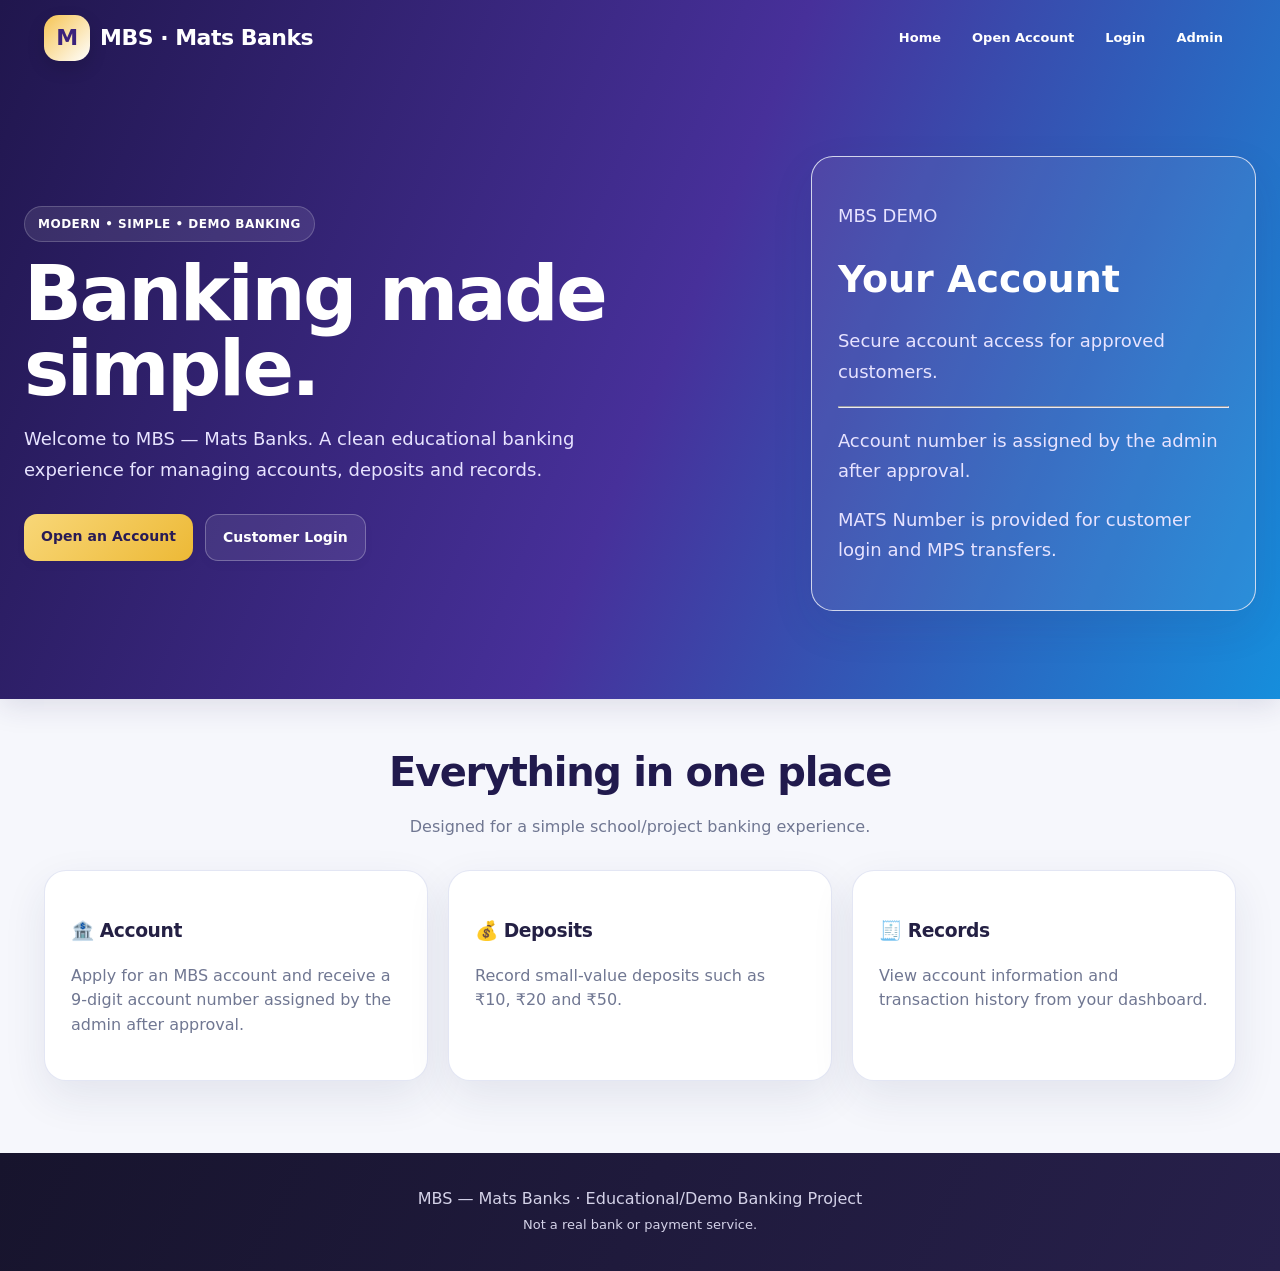
<file: index.html>
<!doctype html><html><head><meta charset="utf-8"><meta name="viewport" content="width=device-width,initial-scale=1"><title>MBS — Mats Banks</title><link rel="stylesheet" href="style.css"></head><body>
<header class="top"><nav class="nav"><a class="brand" href="index.html"><span class="logo">M</span>MBS · Mats Banks</a><div class="navlinks"><a href="index.html">Home</a><a href="open-account.html">Open Account</a><a href="login.html">Login</a><a href="admin.html">Admin</a></div></nav>
<section class="hero"><div class="hero-grid"><div><span class="badge">Modern • Simple • Demo Banking</span><h1>Banking made simple.</h1><p>Welcome to MBS — Mats Banks. A clean educational banking experience for managing accounts, deposits and records.</p><div class="buttons"><a class="btn primary" href="open-account.html">Open an Account</a><a class="btn secondary" href="login.html">Customer Login</a></div></div><div class="card hero-card"><p class="small">MBS DEMO</p><div class="big">Your Account</div><p>Secure account access for approved customers.</p><hr><p>Account number is assigned by the admin after approval.</p><p>MATS Number is provided for customer login and MPS transfers.</p></div></div></section></header>
<main class="container"><div class="section-title"><h2>Everything in one place</h2><p class="muted">Designed for a simple school/project banking experience.</p></div><div class="grid"><div class="card"><h3>🏦 Account</h3><p class="muted">Apply for an MBS account and receive a 9-digit account number assigned by the admin after approval.</p></div><div class="card"><h3>💰 Deposits</h3><p class="muted">Record small-value deposits such as ₹10, ₹20 and ₹50.</p></div><div class="card"><h3>🧾 Records</h3><p class="muted">View account information and transaction history from your dashboard.</p></div></div></main>
<footer class="footer">MBS — Mats Banks · Educational/Demo Banking Project<br><span class="small">Not a real bank or payment service.</span></footer></body></html>
</file>
<file: style.css>
*{box-sizing:border-box}body{margin:0;font-family:Inter,Arial,sans-serif;background:#f5f7ff;color:#182033}a{text-decoration:none;color:inherit}.top{background:linear-gradient(135deg,#321b72,#5131a3 55%,#2399e8);color:#fff}.nav{max-width:1180px;margin:auto;padding:18px 20px;display:flex;align-items:center;justify-content:space-between;gap:20px}.brand{display:flex;align-items:center;gap:10px;font-weight:900;font-size:22px}.logo{width:44px;height:44px;border-radius:14px;background:linear-gradient(135deg,#f6c453,#fff);color:#3b227c;display:grid;place-items:center;font-weight:900;box-shadow:0 8px 25px #0003}.navlinks{display:flex;gap:18px;align-items:center}.navlinks a{padding:9px 12px;border-radius:10px}.navlinks a:hover{background:#ffffff20}.container{max-width:1180px;margin:auto;padding:30px 20px}.hero{padding:75px 20px 90px}.hero-grid{max-width:1180px;margin:auto;display:grid;grid-template-columns:1.25fr .75fr;gap:45px;align-items:center}.hero h1{font-size:clamp(42px,7vw,76px);line-height:.98;margin:15px 0}.hero p{font-size:18px;line-height:1.7;color:#e7e3ff}.badge{display:inline-block;background:#ffffff18;border:1px solid #ffffff30;padding:8px 13px;border-radius:99px}.buttons{display:flex;gap:12px;flex-wrap:wrap;margin-top:28px}.btn{border:0;border-radius:12px;padding:13px 18px;font-weight:800;cursor:pointer;display:inline-block}.primary{background:#f4c64f;color:#271653}.secondary{background:#ffffff18;color:#fff;border:1px solid #ffffff45}.card{background:#fff;border:1px solid #e5e8f2;border-radius:20px;padding:24px;box-shadow:0 10px 35px #24315b12}.hero-card{background:#ffffff12;border:1px solid #ffffff25;color:#fff}.hero-card .big{font-size:38px;font-weight:900}.grid{display:grid;grid-template-columns:repeat(3,1fr);gap:20px}.section-title{text-align:center;margin:15px 0 30px}.section-title h2{font-size:34px;margin:0 0 8px}.muted{color:#687089}.form{max-width:780px;margin:auto}.field{margin:14px 0}.field label{display:block;font-weight:800;margin-bottom:7px}.field input,.field select,.field textarea{width:100%;padding:13px 14px;border:1px solid #d9ddea;border-radius:11px;background:#fff;font:inherit}.field textarea{min-height:90px;resize:vertical}.two{display:grid;grid-template-columns:1fr 1fr;gap:15px}.notice{padding:13px 15px;border-radius:12px;background:#eef5ff;border-left:4px solid #3b82f6;margin:15px 0}.success{background:#ecfdf3;border-left-color:#16a34a}.danger{background:#fff0f0;border-left-color:#dc2626}.table-wrap{overflow:auto}.table{width:100%;border-collapse:collapse}.table th,.table td{padding:12px;border-bottom:1px solid #e8eaf1;text-align:left;white-space:nowrap}.table th{background:#f6f7fb}.statgrid{display:grid;grid-template-columns:repeat(4,1fr);gap:15px}.stat strong{font-size:28px;display:block}.footer{margin-top:50px;background:#17152a;color:#c9c7d8;padding:35px 20px;text-align:center}.small{font-size:13px}.hidden{display:none!important}.account-preview{background:linear-gradient(135deg,#28205f,#5b3bb3);color:#fff;border-radius:22px;padding:25px;margin-bottom:22px}.account-no{font-size:28px;letter-spacing:3px;font-weight:900}.pill{display:inline-block;padding:6px 10px;border-radius:999px;background:#edf0ff;color:#43339b;font-size:12px;font-weight:800}.actions{display:flex;gap:8px;flex-wrap:wrap}.btn-danger{background:#dc3545;color:#fff}.btn-green{background:#198754;color:#fff}.btn-blue{background:#0d6efd;color:#fff}@media(max-width:800px){.hero-grid,.grid,.statgrid{grid-template-columns:1fr}.nav{align-items:flex-start}.navlinks{display:none}.hero{padding-top:45px}.two{grid-template-columns:1fr}.container{padding:22px 15px}.hero h1{font-size:50px}}
/* MBS Digital Banking 2.0 — visual refresh (keeps existing page features) */
:root{--mbs-ink:#171b35;--mbs-muted:#707792;--mbs-purple:#4930a0;--mbs-blue:#168fe5;--mbs-gold:#f4c95d;--mbs-border:#e7eaf5;--mbs-shadow:0 16px 44px rgba(38,39,91,.09)}
html{scroll-behavior:smooth}body{font-family:Inter,ui-sans-serif,system-ui,-apple-system,BlinkMacSystemFont,"Segoe UI",Arial,sans-serif;background:radial-gradient(ellipse at 4% 0%,#eeedff 0,transparent 35%),radial-gradient(ellipse at 100% 20%,#e8f6ff 0,transparent 32%),#f6f7fc;color:var(--mbs-ink);line-height:1.55;min-height:100vh}::selection{background:#d9d2ff;color:#21134d}a{transition:color .2s,background .2s,transform .2s}.top{background:linear-gradient(112deg,#20164d 0%,#47309a 52%,#168edc 100%);box-shadow:0 7px 28px #29205a20;position:relative;z-index:2}.nav{max-width:1240px;padding:15px 24px;min-height:76px}.brand{font-size:22px;letter-spacing:-.5px}.logo{border-radius:15px;box-shadow:0 7px 18px #0002;width:46px;height:46px}.navlinks{gap:5px;flex-wrap:wrap;justify-content:flex-end}.navlinks a{font-size:13px;font-weight:750;border:1px solid transparent;padding:9px 12px}.navlinks a:hover{background:#ffffff18;border-color:#ffffff24;transform:translateY(-1px)}.container{max-width:1240px;padding:36px 24px 52px}.hero{padding:80px 24px 88px}.hero-grid{max-width:1240px}.hero h1{letter-spacing:-2.5px;font-weight:900}.hero p{max-width:640px}.badge{font-size:12px;font-weight:850;letter-spacing:.5px;text-transform:uppercase}.card{border:1px solid rgba(224,228,243,.9);border-radius:22px;padding:26px;box-shadow:var(--mbs-shadow);transition:transform .2s,box-shadow .2s}.card h2,.card h3{letter-spacing:-.4px;color:#242044}.grid .card:hover{transform:translateY(-3px);box-shadow:0 20px 48px #28245b17}.section-title{margin:6px 0 30px}.section-title h2{font-size:clamp(28px,4vw,40px);letter-spacing:-1.3px;font-weight:900;color:#211a4d}.section-title p{max-width:720px;margin:10px auto 0;line-height:1.7}.muted{color:var(--mbs-muted)}.btn{border-radius:13px;padding:12px 17px;font-size:14px;letter-spacing:.05px;box-shadow:0 4px 10px #1b20500a;transition:transform .18s,box-shadow .18s,filter .18s}.btn:hover{transform:translateY(-1px);filter:brightness(1.025);box-shadow:0 8px 20px #22204a18}.btn:active{transform:translateY(0)}.primary{background:linear-gradient(135deg,#f8d778,#edb936);color:#281b55}.secondary{background:#ffffff15}.btn-blue{background:linear-gradient(135deg,#167de0,#18a6e9);color:white}.btn-green{background:linear-gradient(135deg,#12865b,#25b17a);color:white}.btn-danger{background:linear-gradient(135deg,#d93652,#ef5a6c);color:white}.field{margin:18px 0}.field label{font-size:13px;letter-spacing:.1px;color:#363954}.field input,.field select,.field textarea{border:1px solid #dfe3f0;border-radius:13px;padding:13px 15px;background:#fbfcff;color:#1b203a;outline:none;transition:border .2s,box-shadow .2s,background .2s}.field input:focus,.field select:focus,.field textarea:focus{border-color:#7b6ae0;background:#fff;box-shadow:0 0 0 4px #7865db18}.field input::placeholder,.field textarea::placeholder{color:#a0a6bb}.notice{border-radius:14px;border-left-width:4px;padding:14px 16px;line-height:1.55}.success{background:#effbf4}.danger{background:#fff1f2}.pill{background:#eeebff;color:#4a359a;border:1px solid #e2dcff}.statgrid{gap:16px}.stat{border-radius:18px}.stat strong{letter-spacing:-1px;color:#352678}.table-wrap{border:1px solid var(--mbs-border);border-radius:15px;background:#fff}.table{font-size:13px}.table th{font-size:11px;text-transform:uppercase;letter-spacing:.55px;color:#686e8c;background:#f5f6fc}.table th,.table td{padding:14px 13px}.table tr:hover td{background:#fafaff}.account-preview{background:radial-gradient(circle at 90% 10%,#5faee7 0,transparent 30%),linear-gradient(135deg,#241650,#4e31a1 62%,#236dc0);border:1px solid #ffffff1c;box-shadow:0 16px 35px #2e1d7030;position:relative;overflow:hidden}.account-preview:after{content:"";position:absolute;width:190px;height:190px;border:1px solid #ffffff24;border-radius:50%;right:-60px;bottom:-105px;box-shadow:0 0 0 25px #ffffff08,0 0 0 50px #ffffff06}.account-no{font-size:clamp(22px,4vw,32px);letter-spacing:2.5px}.footer{margin-top:20px;background:linear-gradient(115deg,#17142d,#27204b);padding:34px 20px;color:#d4d2e8}.form{max-width:820px}.two{gap:18px}.actions{gap:10px}.back-row{gap:10px}.service-grid{align-items:stretch}.service-card{position:relative;overflow:hidden}.service-card h3{font-size:19px}.service-icon{width:46px;height:46px;border-radius:15px;display:grid;place-items:center;background:linear-gradient(135deg,#eeeaff,#e3f5ff);font-size:23px;margin-bottom:13px}.current-email{padding:13px 15px;background:linear-gradient(110deg,#f4f1ff,#eff9ff);border:1px solid #e6e4fa;border-radius:13px;margin:15px 0}.current-email span{display:block;color:#777c97;font-size:11px;text-transform:uppercase;letter-spacing:.7px;font-weight:850}.current-email strong{display:block;margin-top:4px;overflow-wrap:anywhere;color:#322477}.soft-rule{border:0;border-top:1px solid #eceef6;margin:25px 0}.email-service{background:linear-gradient(180deg,#fff,#fcfbff)}.email-service #sendEmailOtp{width:100%}.email-service #emailOtpActions .btn{flex:1}.hidden{display:none!important}hr{border-color:#e9ebf5}input,button,select,textarea{font:inherit}button:disabled{opacity:.58;cursor:not-allowed;transform:none!important}.notice+.notice{margin-top:10px}
@media(max-width:800px){.nav{align-items:center;padding:12px 15px;flex-wrap:wrap}.navlinks{display:flex;width:100%;overflow-x:auto;justify-content:flex-start;flex-wrap:nowrap;padding:3px 0 5px;scrollbar-width:thin}.navlinks a{white-space:nowrap;flex:none;font-size:12px;padding:8px 10px}.container{padding:25px 15px 40px}.hero{padding:46px 17px 58px}.hero h1{font-size:clamp(39px,12vw,54px);letter-spacing:-1.8px}.card{padding:21px;border-radius:18px}.grid,.statgrid{grid-template-columns:1fr}.section-title h2{font-size:30px}.table th,.table td{padding:11px 10px}.account-preview{padding:22px}.footer{margin-top:8px}}
@media(min-width:801px) and (max-width:1050px){.navlinks{gap:1px}.navlinks a{padding:8px;font-size:12px}.container{padding-left:20px;padding-right:20px}.grid{grid-template-columns:repeat(2,minmax(0,1fr))}}
@media(prefers-reduced-motion:reduce){*,*::before,*::after{scroll-behavior:auto!important;transition:none!important;animation:none!important}}
</file>
